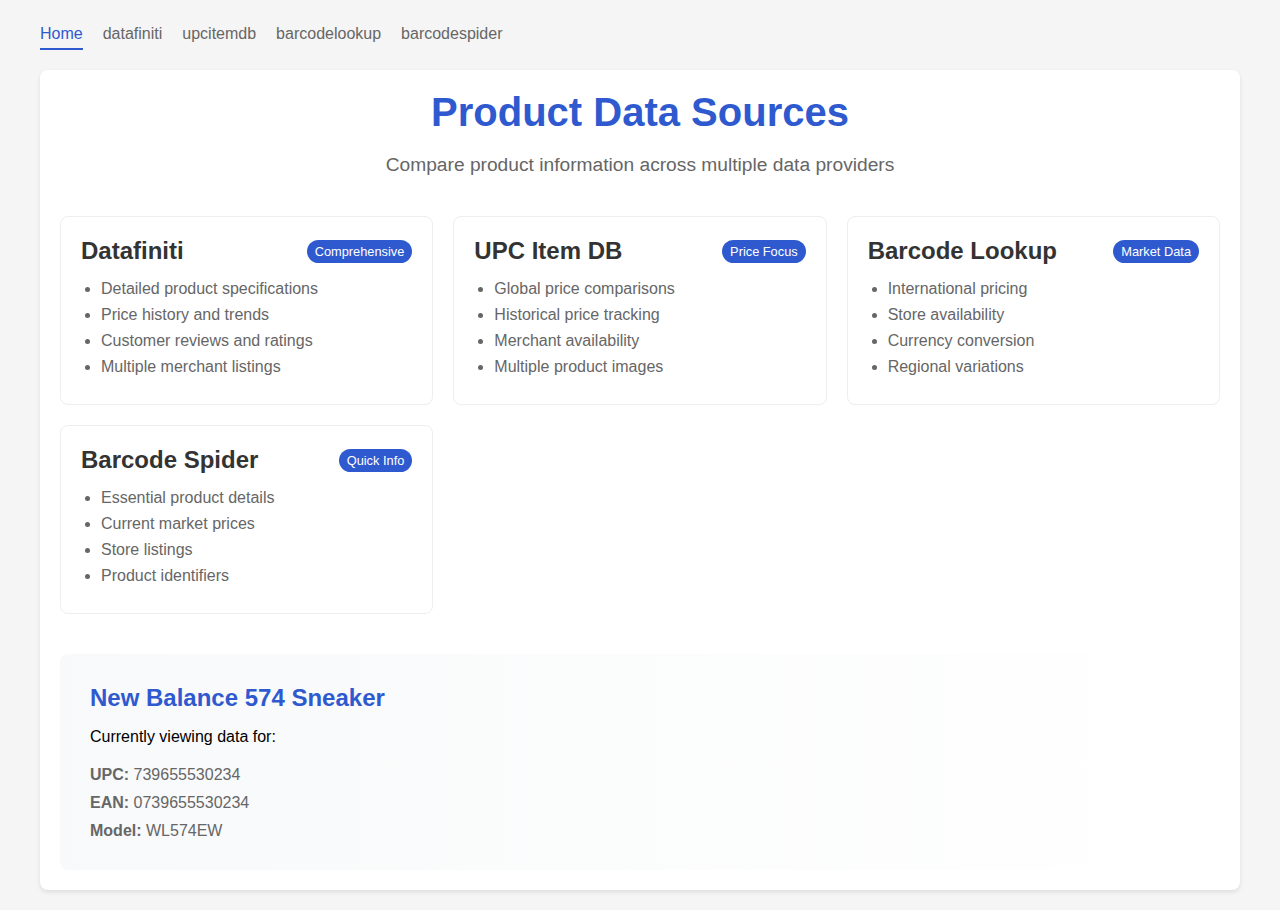
<file: index.html>
<!DOCTYPE html>
<html lang="en">
	<head>
		<meta charset="UTF-8" />
		<meta name="viewport" content="width=device-width, initial-scale=1.0" />
		<title>Product Data Sources</title>
		<link rel="stylesheet" href="./assets/styles.css" />
	</head>
	<body>
		<nav class="menu">
			<a href="./index.html" class="menu-item active">Home</a>
			<a href="./datafiniti.html" class="menu-item">datafiniti</a>
			<a href="./upcitemdb.html" class="menu-item">upcitemdb</a>
			<a href="./barcodelookup.html" class="menu-item">barcodelookup</a>
			<a href="./barcodespider.html" class="menu-item">barcodespider</a>
		</nav>

		<div class="product-container">
			<div class="home-header">
				<h1>Product Data Sources</h1>
				<p>Compare product information across multiple data providers</p>
			</div>

			<div class="data-sources-grid">
				<div
					class="data-source-card"
					onclick="window.location.href='./datafiniti.html'"
				>
					<div class="card-header">
						<h2>Datafiniti</h2>
						<div class="badge">Comprehensive</div>
					</div>
					<div class="card-content">
						<ul>
							<li>Detailed product specifications</li>
							<li>Price history and trends</li>
							<li>Customer reviews and ratings</li>
							<li>Multiple merchant listings</li>
						</ul>
					</div>
				</div>

				<div
					class="data-source-card"
					onclick="window.location.href='./upcitemdb.html'"
				>
					<div class="card-header">
						<h2>UPC Item DB</h2>
						<div class="badge">Price Focus</div>
					</div>
					<div class="card-content">
						<ul>
							<li>Global price comparisons</li>
							<li>Historical price tracking</li>
							<li>Merchant availability</li>
							<li>Multiple product images</li>
						</ul>
					</div>
				</div>

				<div
					class="data-source-card"
					onclick="window.location.href='./barcodelookup.html'"
				>
					<div class="card-header">
						<h2>Barcode Lookup</h2>
						<div class="badge">Market Data</div>
					</div>
					<div class="card-content">
						<ul>
							<li>International pricing</li>
							<li>Store availability</li>
							<li>Currency conversion</li>
							<li>Regional variations</li>
						</ul>
					</div>
				</div>

				<div
					class="data-source-card"
					onclick="window.location.href='./barcodespider.html'"
				>
					<div class="card-header">
						<h2>Barcode Spider</h2>
						<div class="badge">Quick Info</div>
					</div>
					<div class="card-content">
						<ul>
							<li>Essential product details</li>
							<li>Current market prices</li>
							<li>Store listings</li>
							<li>Product identifiers</li>
						</ul>
					</div>
				</div>
			</div>

			<div class="product-info-panel">
				<div class="info-content">
					<h2>New Balance 574 Sneaker</h2>
					<p>Currently viewing data for:</p>
					<div class="product-identifiers">
						<div><strong>UPC:</strong> 739655530234</div>
						<div><strong>EAN:</strong> 0739655530234</div>
						<div><strong>Model:</strong> WL574EW</div>
					</div>
				</div>
			</div>
		</div>

		<style>
			.home-header {
				text-align: center;
				margin-bottom: 40px;
			}

			.home-header h1 {
				font-size: 2.5em;
				color: #2f5acf;
				margin-bottom: 10px;
			}

			.home-header p {
				font-size: 1.2em;
				color: #666;
			}

			.data-sources-grid {
				display: grid;
				grid-template-columns: repeat(auto-fit, minmax(280px, 1fr));
				gap: 20px;
				margin-bottom: 40px;
			}

			.data-source-card {
				background: white;
				border: 1px solid #eee;
				border-radius: 8px;
				padding: 20px;
				cursor: pointer;
				transition: transform 0.2s, box-shadow 0.2s;
			}

			.data-source-card:hover {
				transform: translateY(-5px);
				box-shadow: 0 4px 12px rgba(0, 0, 0, 0.1);
			}

			.card-header {
				display: flex;
				justify-content: space-between;
				align-items: center;
				margin-bottom: 15px;
			}

			.card-header h2 {
				margin: 0;
				color: #333;
			}

			.badge {
				background: #2f5acf;
				color: white;
				padding: 4px 8px;
				border-radius: 12px;
				font-size: 0.8em;
			}

			.card-content ul {
				margin: 0;
				padding-left: 20px;
				color: #666;
			}

			.card-content li {
				margin-bottom: 8px;
			}

			.product-info-panel {
				background: linear-gradient(to right, #f8f9fa, #fff);
				border-radius: 8px;
				padding: 30px;
				display: flex;
				justify-content: space-between;
				align-items: center;
				margin-top: 40px;
			}

			.info-content {
				flex: 1;
			}

			.info-content h2 {
				color: #2f5acf;
				margin: 0 0 15px 0;
			}

			.product-identifiers {
				display: grid;
				gap: 10px;
				margin-top: 20px;
				color: #666;
			}

			.panel-image {
				width: 150px;
				height: 150px;
				object-fit: contain;
				margin-left: 30px;
				border-radius: 8px;
			}

			@media (max-width: 768px) {
				.product-info-panel {
					flex-direction: column;
					text-align: center;
				}

				.panel-image {
					margin: 20px 0 0 0;
				}

				.product-identifiers {
					justify-content: center;
				}
			}
		</style>
	</body>
</html>
</file>
<file: assets/styles.css>
/* Base styles */
body {
	font-family: -apple-system, BlinkMacSystemFont, "Segoe UI", Roboto, sans-serif;
	max-width: 1200px;
	margin: 0 auto;
	padding: 20px;
	background: #f5f5f5;
}

/* Menu navigation */
.menu {
	display: flex;
	gap: 20px;
	margin-bottom: 20px;
}

.menu-item {
	text-decoration: none;
	color: #666;
	padding: 5px 0;
	border-bottom: 2px solid transparent;
}

.menu-item.active {
	color: #2f5acf;
	border-bottom: 2px solid #2f5acf;
}

/* Container and header */
.product-container {
	background: white;
	border-radius: 8px;
	padding: 20px;
	box-shadow: 0 2px 4px rgba(0, 0, 0, 0.1);
}

.header {
	display: flex;
	gap: 20px;
	margin-bottom: 30px;
}

/* Product images */
.product-images {
	min-width: 300px;
}

.product-image {
	width: 300px;
	height: 300px;
	object-fit: contain;
	border-radius: 8px;
}

.image-thumbnails {
	display: flex;
	gap: 10px;
	overflow-x: auto;
	padding: 10px 0;
}

.thumbnail {
	width: 60px;
	height: 60px;
	object-fit: cover;
	border-radius: 4px;
	cursor: pointer;
	border: 2px solid transparent;
	transition: border-color 0.2s;
}

.thumbnail:hover {
	border-color: #2f5acf;
}

/* Product info */
.product-info {
	flex: 1;
}

h1,
h2,
h3 {
	color: #333;
	margin: 0 0 10px 0;
}

.price-range {
	font-size: 1.2em;
	color: #2f5acf;
	margin-bottom: 15px;
}

.description {
	line-height: 1.6;
	margin-bottom: 20px;
}

.metadata {
	font-size: 0.9em;
	color: #666;
	margin-top: 20px;
}

/* Tabs */
.tabs {
	display: flex;
	gap: 10px;
	border-bottom: 1px solid #ddd;
	margin: 20px 0;
}

.tab {
	padding: 10px 20px;
	cursor: pointer;
	border: none;
	background: none;
	border-bottom: 2px solid transparent;
}

.tab.active {
	border-bottom: 2px solid #2f5acf;
	color: #2f5acf;
}

.tab-content {
	display: none;
}

.tab-content.active {
	display: block;
}

/* Colors and sizes grids */
.colors-grid,
.sizes-grid {
	display: flex;
	flex-wrap: wrap;
	gap: 10px;
	margin-bottom: 20px;
}

.color-chip {
	padding: 6px 12px;
	background: #eee;
	border-radius: 15px;
	font-size: 0.9em;
}

.size-chip {
	padding: 10px 15px;
	border: 1px solid #ddd;
	border-radius: 4px;
	text-align: center;
}

/* Features grid */
.features-grid {
	display: grid;
	grid-template-columns: repeat(auto-fill, minmax(300px, 1fr));
	gap: 15px;
}

.feature-card {
	background: #f8f9fa;
	padding: 15px;
	border-radius: 6px;
}

/* Merchants and offers */
.merchants-list {
	display: grid;
	grid-template-columns: repeat(auto-fill, minmax(250px, 1fr));
	gap: 15px;
}

.merchant-card {
	padding: 15px;
	border: 1px solid #ddd;
	border-radius: 4px;
}

/* SKUs */
.sku-list {
	display: grid;
	grid-template-columns: repeat(auto-fill, minmax(200px, 1fr));
	gap: 10px;
}

.sku-item {
	padding: 8px;
	background: #f8f9fa;
	border-radius: 4px;
	font-family: monospace;
}

/* Reviews */
.review {
	border-bottom: 1px solid #eee;
	padding: 15px 0;
}

.review-header {
	display: flex;
	justify-content: space-between;
	margin-bottom: 10px;
}

.rating {
	color: #f39c12;
}

/* Chart */
.chart-container {
	margin: 20px 0;
	height: 400px;
}

/* Image gallery */
.image-gallery {
	display: grid;
	grid-template-columns: repeat(auto-fill, minmax(200px, 1fr));
	gap: 20px;
	padding: 20px 0;
}

.gallery-image {
	width: 100%;
	height: 200px;
	object-fit: cover;
	border-radius: 8px;
	transition: transform 0.2s;
}

.gallery-image:hover {
	transform: scale(1.05);
}

/* Details grid for UPC Item DB */
.details-grid {
	display: grid;
	grid-template-columns: repeat(auto-fill, minmax(200px, 1fr));
	gap: 20px;
	margin-bottom: 30px;
}

.detail-item {
	background: #f8f9fa;
	padding: 15px;
	border-radius: 6px;
}

.detail-item strong {
	display: block;
	margin-bottom: 5px;
	color: #666;
}

/* Price history */
.price-history {
	background: #f8f9fa;
	padding: 20px;
	border-radius: 6px;
	margin-bottom: 30px;
}

.price-history div {
	margin-bottom: 10px;
}

.price-history div:last-child {
	margin-bottom: 0;
}
</file>
